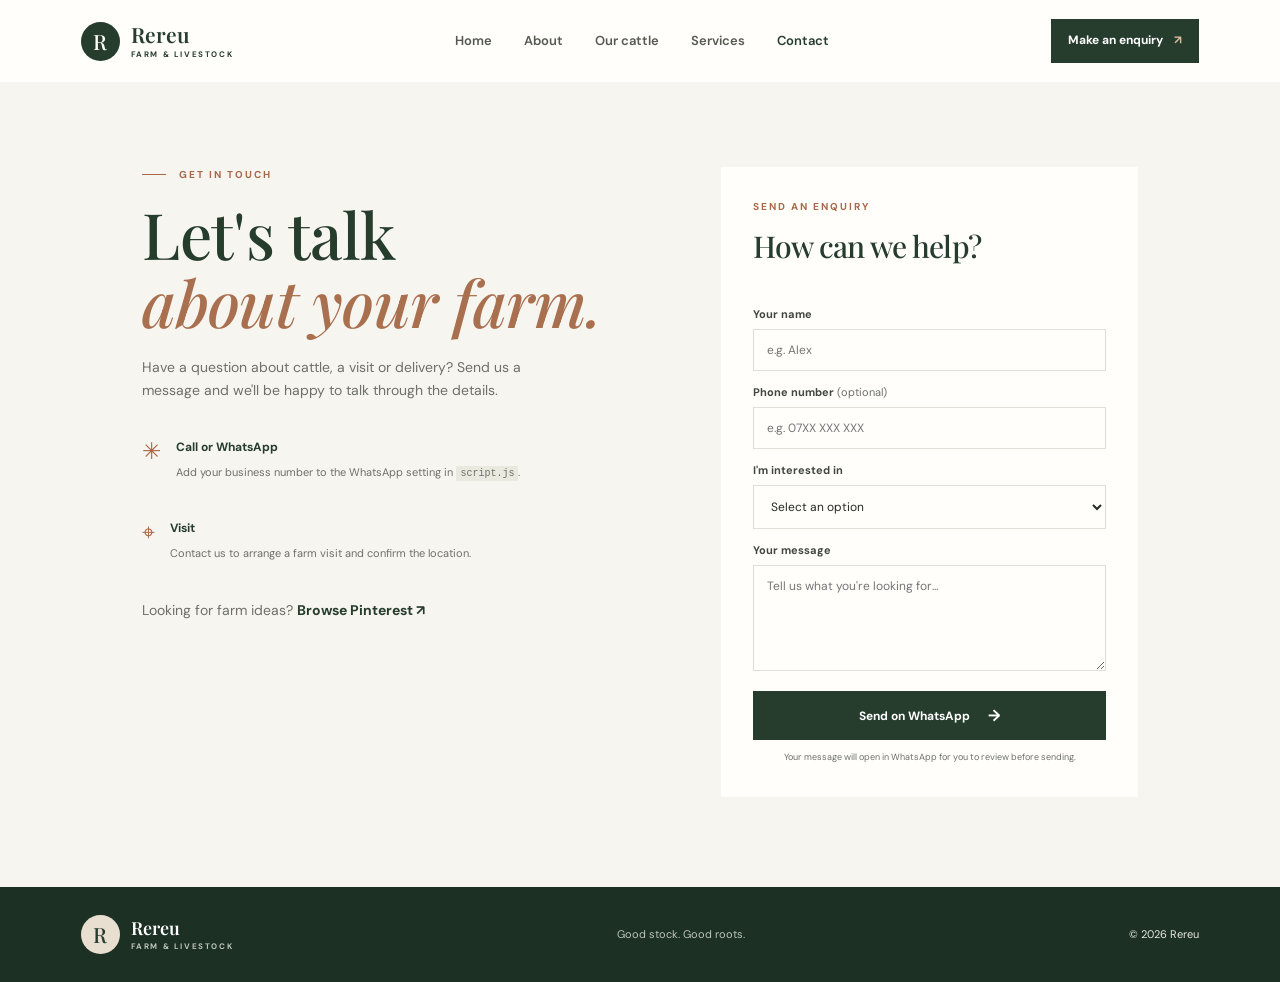
<file: contact.html>
<!DOCTYPE html>
<html lang="en">
<head>
  <meta charset="UTF-8">
  <meta name="viewport" content="width=device-width, initial-scale=1.0">
  <meta name="description" content="Contact Rereu to ask about cattle, arrange a farm visit or discuss delivery.">
  <title>Contact | Rereu Farm & Livestock</title>
  <link rel="stylesheet" href="style.css">
</head>
<body>
  <header class="site-header">
    <a class="brand" href="index.html" aria-label="Rereu home"><span class="brand-mark">R</span><span>Rereu<small>FARM & LIVESTOCK</small></span></a>
    <nav class="main-nav" aria-label="Main navigation"><a href="index.html">Home</a><a href="about.html">About</a><a href="cattle.html">Our cattle</a><a href="services.html">Services</a><a class="active" href="contact.html">Contact</a></nav>
    <a class="header-cta" href="#enquiry">Make an enquiry <span aria-hidden="true">↗</span></a>
  </header>
  <main>
    <section class="contact-layout">
      <div class="contact-copy"><p class="eyebrow"><span class="eyebrow-line"></span> GET IN TOUCH</p><h1>Let's talk<br><em>about your farm.</em></h1><p>Have a question about cattle, a visit or delivery? Send us a message and we'll be happy to talk through the details.</p><div class="contact-detail"><span class="detail-symbol">✳</span><div><strong>Call or WhatsApp</strong><p>Add your business number to the WhatsApp setting in <code>script.js</code>.</p></div></div><div class="contact-detail"><span class="detail-symbol">⌖</span><div><strong>Visit</strong><p>Contact us to arrange a farm visit and confirm the location.</p></div></div><p class="pinterest-small">Looking for farm ideas? <a href="https://www.pinterest.com/search/pins/?q=cattle%20farm" target="_blank" rel="noopener noreferrer">Browse Pinterest ↗</a></p></div>
      <form class="enquiry-form" id="enquiry">
        <p class="eyebrow">SEND AN ENQUIRY</p><h2>How can we help?</h2>
        <label for="name">Your name</label><input id="name" name="name" type="text" placeholder="e.g. Alex" autocomplete="name" required>
        <label for="phone">Phone number <span>(optional)</span></label><input id="phone" name="phone" type="tel" placeholder="e.g. 07XX XXX XXX" autocomplete="tel">
        <label for="interest">I'm interested in</label><select id="interest" name="interest"><option value="">Select an option</option><option>Dairy cattle</option><option>Beef cattle</option><option>Heifers and calves</option><option>Farm visit</option><option>Delivery</option><option>Something else</option></select>
        <label for="message">Your message</label><textarea id="message" name="message" rows="5" placeholder="Tell us what you're looking for..." required></textarea>
        <button class="button button-dark form-submit" type="submit">Send on WhatsApp <span aria-hidden="true">→</span></button><p class="form-note">Your message will open in WhatsApp for you to review before sending.</p>
      </form>
    </section>
  </main>
  <footer class="site-footer"><a class="brand footer-brand" href="index.html"><span class="brand-mark">R</span><span>Rereu<small>FARM & LIVESTOCK</small></span></a><p>Good stock. Good roots.</p><span>© <span data-year></span> Rereu</span></footer>
  <script src="script.js"></script>
</body>
</html>
</file>
<file: style.css>
@import url('https://fonts.googleapis.com/css2?family=DM+Sans:wght@400;500;600;700&family=Playfair+Display:ital,wght@0,500;0,600;0,700;1,500;1,600&display=swap');

:root {
  --forest: #263d2e;
  --forest-deep: #1d3024;
  --sage: #dce5d8;
  --cream: #f7f5ef;
  --paper: #fffefa;
  --rust: #aa6748;
  --ink: #252923;
  --muted: #6d7169;
  --line: #dedfd7;
  --serif: 'Playfair Display', Georgia, serif;
  --sans: 'DM Sans', Arial, sans-serif;
}

* { box-sizing: border-box; }
html { scroll-behavior: smooth; }
body { margin: 0; color: var(--ink); background: var(--cream); font: 16px/1.65 var(--sans); }
a { color: inherit; }
img { display: block; max-width: 100%; }
.site-header { min-height: 82px; padding: 14px 6.3%; display: flex; align-items: center; justify-content: space-between; gap: 28px; background: var(--paper); }
.brand { display: inline-flex; align-items: center; gap: 11px; color: var(--forest); text-decoration: none; font: 600 21px/1 var(--serif); }
.brand-mark { width: 39px; height: 39px; display: grid; place-items: center; color: var(--paper); background: var(--forest); border-radius: 50%; font: 500 21px var(--serif); }
.brand small { display: block; margin-top: 5px; font: 700 8px/1 var(--sans); letter-spacing: 1.6px; }
.main-nav { display: flex; align-items: center; gap: clamp(14px, 2.5vw, 35px); }
.main-nav a { position: relative; color: #555950; text-decoration: none; font-size: 13px; font-weight: 600; }
.main-nav a:hover, .main-nav a.active { color: var(--forest); }
.main-nav a.active::after { position: absolute; right: 0; bottom: -8px; left: 0; height: 2px; background: var(--rust); content: ''; }
.header-cta { padding: 12px 17px; color: white; background: var(--forest); text-decoration: none; font-size: 12px; font-weight: 700; white-space: nowrap; }
.header-cta span { padding-left: 8px; color: #d7ba9c; }
.hero { display: grid; grid-template-columns: .87fr 1.13fr; min-height: 590px; background: var(--forest); color: white; }
.hero-copy { position: relative; align-self: center; padding: 68px 8% 82px 15%; }
.eyebrow { margin: 0 0 18px; color: var(--rust); font-size: 10px; font-weight: 700; letter-spacing: 2px; line-height: 1.5; }
.hero .eyebrow, .page-hero .eyebrow, .image-quote .eyebrow, .service-photo .eyebrow { color: #dcb28e; }
.eyebrow-line { display: inline-block; width: 24px; height: 1px; margin: 0 9px 3px 0; background: currentColor; }
h1, h2, h3, p { margin-top: 0; }
h1, h2 { font-family: var(--serif); font-weight: 500; letter-spacing: -.7px; }
h1 { margin-bottom: 20px; font-size: clamp(48px, 6vw, 78px); line-height: 1.06; }
h1 em, h2 em { color: #bd8c68; font-weight: 500; }
.hero-intro { max-width: 370px; color: #d1d7cf; font-size: 15px; }
.hero-actions { display: flex; align-items: center; gap: 26px; flex-wrap: wrap; margin-top: 31px; }
.button { display: inline-flex; min-height: 49px; align-items: center; justify-content: center; gap: 18px; padding: 0 21px; border: 0; font: 700 12px var(--sans); text-decoration: none; cursor: pointer; transition: transform .2s, background .2s; }
.button:hover { transform: translateY(-2px); }
.button-light { color: var(--forest); background: var(--paper); }
.button-dark { color: white; background: var(--forest); }
.button span { font-size: 16px; }
.text-link { display: inline-block; color: var(--forest); text-decoration: none; font-size: 12px; font-weight: 700; }
.text-link:hover { color: var(--rust); }
.text-link span { margin-left: 7px; }
.light-link { color: #f7f5ef; }
.hero-note { position: absolute; bottom: 20px; left: 15%; display: flex; align-items: center; gap: 12px; color: #d3d8d1; font-size: 10px; line-height: 1.4; }
.note-icon { color: #d7a17c; font-size: 25px; }
.hero-visual { position: relative; min-height: 590px; overflow: hidden; }
.hero-visual::after { position: absolute; inset: 0; background: linear-gradient(90deg, rgba(29,48,36,.12), transparent 35%), linear-gradient(0deg, rgba(20,33,24,.24), transparent 36%); content: ''; }
.hero-visual > img { width: 100%; height: 100%; position: absolute; object-fit: cover; }
.image-caption { position: absolute; z-index: 1; bottom: 38px; left: 38px; color: white; font-size: 11px; letter-spacing: .3px; }
.caption-dot { display: inline-block; width: 7px; height: 7px; margin-right: 8px; border-radius: 50%; background: #e6b38d; }
.pin-link { position: absolute; z-index: 2; right: 25px; bottom: 20px; color: white; text-decoration: none; font-size: 10px; }
.intro-band { padding: 90px 20px 83px; text-align: center; }
.intro-band h2, .section-heading h2, .home-cta h2, .story-copy h2, .values-section h2, .availability-banner h2, .process-heading h2 { margin: 0 0 18px; font-size: clamp(34px, 4vw, 48px); line-height: 1.18; }
.intro-band h2 em, .section-heading h2 em, .home-cta h2 em, .story-copy h2 em, .values-section h2 em, .availability-banner h2 em, .process-heading h2 em { color: #a97050; }
.intro-band .text-link { margin-top: 8px; }
.section { max-width: 1360px; margin: 0 auto; padding: 30px 6.3% 95px; }
.section-heading { display: flex; align-items: end; justify-content: space-between; margin-bottom: 27px; }
.section-heading .eyebrow { margin-bottom: 10px; }
.section-heading h2 { margin-bottom: 0; }
.section-heading > .text-link { padding-bottom: 8px; }
.card-grid { display: grid; grid-template-columns: repeat(3, 1fr); gap: 19px; }
.animal-card { position: relative; height: 305px; overflow: hidden; background: #d6dacd; text-decoration: none; }
.animal-card::after { position: absolute; inset: 40% 0 0; background: linear-gradient(transparent, rgba(15,27,19,.7)); content: ''; }
.animal-card img { width: 100%; height: 100%; object-fit: cover; transition: transform .4s; }
.animal-card:hover img { transform: scale(1.04); }
.card-label { position: absolute; z-index: 1; right: 20px; bottom: 19px; left: 20px; display: flex; justify-content: space-between; color: white; font: 500 21px var(--serif); }
.image-note { margin: 17px 0 0; color: var(--muted); font-size: 10px; }
.image-note a { margin-left: 7px; color: var(--forest); font-weight: 700; text-decoration: none; }
.home-cta, .availability-banner { display: flex; align-items: center; justify-content: space-between; gap: 28px; padding: 67px 10%; background: var(--sage); }
.home-cta .eyebrow, .availability-banner .eyebrow { margin-bottom: 12px; }
.home-cta h2, .availability-banner h2 { margin-bottom: 0; }
.site-footer { display: flex; min-height: 95px; align-items: center; justify-content: space-between; gap: 20px; padding: 20px 6.3%; background: var(--forest-deep); color: #e7e8e2; font-size: 11px; }
.site-footer p { margin: 0; color: #bdc5bb; }
.footer-brand { color: white; font-size: 18px; }
.footer-brand .brand-mark { color: var(--forest); background: #e8dfd0; }
.footer-brand small { color: #bdc5bb; }
.page-hero { position: relative; overflow: hidden; padding: 95px 11% 70px; color: white; background: var(--forest); }
.page-hero h1 { position: relative; z-index: 1; max-width: 720px; margin-bottom: 18px; font-size: clamp(48px, 6vw, 72px); }
.page-hero > p:not(.eyebrow) { position: relative; z-index: 1; max-width: 490px; color: #d5dad3; font-size: 14px; }
.about-hero { min-height: 600px; padding-top: 100px; }
.about-hero > img { position: absolute; top: 0; right: 0; width: 54%; height: 100%; object-fit: cover; opacity: .43; mask-image: linear-gradient(90deg, transparent, black 42%); }
.about-hero h1, .about-hero > p { max-width: 540px; }
.story-section { display: grid; grid-template-columns: .75fr 1.25fr; gap: 8%; max-width: 1050px; margin: auto; padding: 105px 7%; }
.story-aside { padding-top: 9px; }
.story-star { color: #bb8c65; font-size: 52px; }
.story-copy h2 { margin-bottom: 24px; font-size: 44px; }
.story-copy p { max-width: 650px; color: var(--muted); font-size: 14px; }
.story-copy .text-link { margin-top: 10px; }
.values-section { padding: 75px 10% 100px; background: var(--paper); }
.values-section > .eyebrow, .values-section > h2 { text-align: center; }
.values-section > h2 { margin-bottom: 47px; font-size: 42px; }
.value-grid { display: grid; grid-template-columns: repeat(3, 1fr); gap: 36px; max-width: 1050px; margin: auto; }
.value-grid article { padding-top: 18px; border-top: 1px solid var(--line); }
.value-grid article > span, .process-steps article > span { color: var(--rust); font-size: 10px; font-weight: 700; letter-spacing: 1.5px; }
.value-grid h3, .process-steps h3 { margin: 18px 0 9px; color: var(--forest); font: 500 22px var(--serif); }
.value-grid p, .process-steps p { color: var(--muted); font-size: 12px; }
.image-quote, .service-photo { position: relative; min-height: 440px; display: flex; align-items: center; overflow: hidden; color: white; background: var(--forest); }
.image-quote > img, .service-photo > img { position: absolute; inset: 0; width: 100%; height: 100%; object-fit: cover; opacity: .55; }
.image-quote::after, .service-photo::after { position: absolute; inset: 0; background: linear-gradient(90deg, rgba(25,42,30,.8), rgba(25,42,30,.1)); content: ''; }
.image-quote > div, .service-photo > div { position: relative; z-index: 1; margin-left: 13%; }
.image-quote h2, .service-photo h2 { margin-bottom: 20px; font-size: 47px; line-height: 1.15; }
.compact-hero { padding-top: 78px; padding-bottom: 78px; }
.compact-hero h1 { font-size: clamp(48px, 5vw, 65px); }
.livestock-list { max-width: 1250px; margin: auto; padding: 75px 7% 85px; }
.livestock-row { display: grid; grid-template-columns: 1fr 1fr; min-height: 325px; align-items: center; gap: 8%; margin-bottom: 58px; }
.livestock-row:last-child { margin-bottom: 0; }
.livestock-row > img { width: 100%; height: 325px; object-fit: cover; }
.livestock-row.reverse > img { order: 2; }
.livestock-info { max-width: 450px; }
.livestock-info .eyebrow { margin-bottom: 11px; }
.livestock-info h2 { margin-bottom: 12px; color: var(--forest); font-size: 39px; }
.livestock-info p:not(.eyebrow) { color: var(--muted); font-size: 13px; }
.livestock-info .text-link { margin-top: 9px; }
.availability-banner { padding-top: 57px; padding-bottom: 57px; }
.availability-banner h2 { font-size: 38px; }
.pinterest-note { display: flex; align-items: flex-start; gap: 21px; max-width: 840px; margin: 0 auto; padding: 75px 7%; }
.pinterest-icon { display: grid; width: 43px; height: 43px; flex: 0 0 43px; place-items: center; border-radius: 50%; color: white; background: #bd2532; font: 700 25px Georgia, serif; }
.pinterest-note h2 { margin-bottom: 7px; color: var(--forest); font-size: 25px; }
.pinterest-note p { max-width: 650px; color: var(--muted); font-size: 12px; }
.service-grid { display: grid; grid-template-columns: repeat(3, 1fr); gap: 18px; max-width: 1200px; margin: auto; padding: 78px 7% 92px; }
.service-card { position: relative; min-height: 305px; padding: 30px 27px; background: var(--paper); }
.service-number { position: absolute; top: 29px; right: 28px; color: #a7aaa0; font-size: 10px; letter-spacing: 1px; }
.service-icon { display: block; margin: 6px 0 23px; color: var(--rust); font-size: 28px; }
.service-card h2 { margin-bottom: 12px; color: var(--forest); font-size: 27px; }
.service-card p { min-height: 80px; color: var(--muted); font-size: 12px; }
.process-section { display: grid; grid-template-columns: .7fr 1.3fr; gap: 7%; padding: 77px 11%; background: var(--sage); }
.process-heading h2 { font-size: 41px; }
.process-steps { display: grid; grid-template-columns: repeat(3, 1fr); gap: 25px; }
.process-steps article { padding-top: 9px; border-top: 1px solid #bbc6b8; }
.process-steps h3 { font-size: 18px; }
.service-photo { min-height: 450px; }
.service-photo h2 { font-size: 46px; }
.service-photo .button { margin-top: 5px; }
.contact-layout { display: grid; grid-template-columns: 1fr .85fr; gap: 9%; max-width: 1200px; min-height: calc(100vh - 177px); margin: auto; padding: 85px 8% 90px; }
.contact-copy h1 { color: var(--forest); font-size: clamp(47px, 5vw, 64px); }
.contact-copy h1 em { color: #a97050; }
.contact-copy > p:not(.eyebrow) { max-width: 410px; color: var(--muted); font-size: 14px; }
.contact-detail { display: flex; gap: 15px; margin-top: 31px; }
.detail-symbol { color: var(--rust); font-size: 23px; }
.contact-detail strong { color: var(--forest); font-size: 12px; }
.contact-detail p { margin: 4px 0 0; color: var(--muted); font-size: 11px; }
.contact-detail code { padding: 2px 4px; background: #e9e9df; font-size: 10px; }
.pinterest-small { margin-top: 37px; color: var(--muted); font-size: 11px; }
.pinterest-small a { color: var(--forest); font-weight: 700; text-decoration: none; }
.enquiry-form { display: flex; flex-direction: column; padding: 32px; background: var(--paper); }
.enquiry-form .eyebrow { margin-bottom: 8px; }
.enquiry-form h2 { margin-bottom: 21px; color: var(--forest); font-size: 30px; }
.enquiry-form label { margin: 12px 0 6px; color: #41463f; font-size: 11px; font-weight: 700; }
.enquiry-form label span { color: var(--muted); font-weight: 400; }
.enquiry-form input, .enquiry-form textarea, .enquiry-form select { width: 100%; padding: 12px 13px; border: 1px solid var(--line); border-radius: 0; color: var(--ink); background: var(--paper); font: 12px var(--sans); }
.enquiry-form textarea { resize: vertical; }
.enquiry-form input:focus, .enquiry-form textarea:focus, .enquiry-form select:focus { outline: 2px solid #879a83; outline-offset: 1px; }
.form-submit { width: 100%; margin-top: 20px; }
.form-note { margin: 10px 0 0; color: var(--muted); text-align: center; font-size: 9px; }

.hero-copy > .eyebrow { animation: rise-in .7s both; }
.hero-copy > h1 { animation: rise-in .75s .1s both; }
.hero-copy > .hero-intro { animation: rise-in .75s .2s both; }
.hero-actions { animation: rise-in .75s .3s both; }
.hero-visual > img { animation: image-settle 1.2s ease-out both; }
.brand-mark { transition: transform .35s ease, background .25s ease; }
.brand:hover .brand-mark { transform: rotate(-12deg) scale(1.08); }
.main-nav a::after { transform: scaleX(0); transform-origin: left; transition: transform .25s ease; }
.main-nav a:hover::after { position: absolute; right: 0; bottom: -8px; left: 0; height: 2px; background: var(--rust); content: ''; transform: scaleX(1); }
.animal-card { transition: box-shadow .3s ease, transform .3s ease; }
.animal-card:hover { box-shadow: 0 15px 32px rgba(29, 48, 36, .16); transform: translateY(-5px); }
.button, .header-cta { transition: transform .2s ease, background-color .2s ease, box-shadow .2s ease; }
.button:hover, .header-cta:hover { box-shadow: 0 8px 18px rgba(29, 48, 36, .16); transform: translateY(-2px); }
.note-icon, .story-star { animation: slow-turn 12s linear infinite; }
.farm-film { display: grid; grid-template-columns: .8fr 1.2fr; align-items: center; gap: 7%; padding: 85px 10%; background: var(--paper); }
.film-copy h2 { margin-bottom: 16px; color: var(--forest); font-size: clamp(36px, 4vw, 48px); line-height: 1.16; }
.film-copy > p:not(.eyebrow) { max-width: 350px; color: var(--muted); font-size: 13px; }
.film-frame { position: relative; overflow: hidden; background: #17251b; box-shadow: 0 18px 45px rgba(29, 48, 36, .14); }
.film-frame video { display: block; width: 100%; max-height: 450px; aspect-ratio: 16 / 9; background: #17251b; object-fit: cover; }
.video-credit { position: absolute; right: 12px; bottom: 8px; margin: 0; padding: 4px 8px; color: white; background: rgba(15, 27, 19, .68); font-size: 9px; pointer-events: none; }
.video-credit a { color: white; pointer-events: auto; }
.motion-ready .reveal { opacity: 0; transform: translateY(24px); transition: opacity .65s ease, transform .65s cubic-bezier(.2,.7,.25,1); }
.motion-ready .reveal.is-visible { opacity: 1; transform: translateY(0); }
.animal-card.reveal:nth-child(2) { transition-delay: .1s; }
.animal-card.reveal:nth-child(3) { transition-delay: .2s; }
@keyframes rise-in { from { opacity: 0; transform: translateY(18px); } to { opacity: 1; transform: translateY(0); } }
@keyframes image-settle { from { opacity: .7; transform: scale(1.035); } to { opacity: 1; transform: scale(1); } }
@keyframes slow-turn { to { transform: rotate(360deg); } }

@media (max-width: 900px) {
  .site-header { flex-wrap: wrap; gap: 16px; padding: 14px 5%; }
  .main-nav { order: 3; width: 100%; justify-content: space-between; gap: 10px; }
  .main-nav a { font-size: 12px; }
  .hero { grid-template-columns: 1fr 1fr; min-height: 530px; }
  .hero-copy { padding-left: 10%; }
  .hero-note { left: 10%; }
  .hero-visual { min-height: 530px; }
  .card-grid { gap: 12px; }
  .animal-card { height: 240px; }
  .process-section { grid-template-columns: 1fr; gap: 34px; }
  .contact-layout { gap: 5%; padding-right: 5%; padding-left: 5%; }
  .farm-film { gap: 5%; padding-right: 7%; padding-left: 7%; }
}
@media (max-width: 620px) {
  .site-header { min-height: 75px; padding: 13px 5%; }
  .brand { font-size: 19px; }
  .brand-mark { width: 35px; height: 35px; }
  .header-cta { padding: 10px 11px; font-size: 10px; }
  .main-nav { overflow-x: auto; padding: 4px 0 6px; }
  .main-nav a { flex: 0 0 auto; font-size: 11px; }
  .hero { grid-template-columns: 1fr; }
  .hero-copy { min-height: 420px; padding: 66px 8% 92px; }
  .hero h1 { font-size: 58px; }
  .hero-note { bottom: 22px; left: 8%; }
  .hero-visual { min-height: 310px; }
  .farm-film { grid-template-columns: 1fr; gap: 25px; padding: 58px 7%; }
  .film-frame video { aspect-ratio: 4 / 3; }
  .intro-band { padding: 70px 7% 64px; }
  .intro-band h2, .section-heading h2, .home-cta h2 { font-size: 34px; }
  .section { padding: 20px 6% 65px; }
  .section-heading { align-items: start; gap: 10px; flex-direction: column; }
  .card-grid { grid-template-columns: 1fr; }
  .animal-card { height: 260px; }
  .home-cta, .availability-banner { align-items: flex-start; flex-direction: column; padding: 48px 7%; }
  .site-footer { align-items: flex-start; flex-direction: column; gap: 13px; padding: 25px 7%; }
  .page-hero { padding: 70px 8% 58px; }
  .about-hero { min-height: 550px; }
  .about-hero > img { width: 100%; opacity: .3; mask-image: linear-gradient(90deg, transparent, black 5%); }
  .story-section { grid-template-columns: 1fr; gap: 10px; padding: 70px 8%; }
  .story-aside .eyebrow { margin-bottom: 0; }
  .story-star { display: none; }
  .story-copy h2, .values-section > h2 { font-size: 36px; }
  .values-section { padding: 60px 8%; }
  .value-grid { grid-template-columns: 1fr; gap: 22px; }
  .image-quote, .service-photo { min-height: 380px; }
  .image-quote > div, .service-photo > div { margin-left: 8%; }
  .livestock-list { padding: 55px 7%; }
  .livestock-row { grid-template-columns: 1fr; gap: 20px; margin-bottom: 47px; }
  .livestock-row > img { height: 245px; }
  .livestock-row.reverse > img { order: 0; }
  .livestock-info h2 { font-size: 33px; }
  .availability-banner h2 { font-size: 32px; }
  .pinterest-note { padding: 52px 7%; }
  .service-grid { grid-template-columns: 1fr; padding: 55px 7%; }
  .service-card { min-height: 260px; }
  .service-card p { min-height: auto; }
  .process-section { padding: 58px 8%; }
  .process-steps { grid-template-columns: 1fr; gap: 19px; }
  .contact-layout { grid-template-columns: 1fr; gap: 38px; padding: 60px 7%; }
  .enquiry-form { padding: 25px 20px; }
}
@media (prefers-reduced-motion: reduce) {
  *, *::before, *::after { scroll-behavior: auto !important; animation-duration: .01ms !important; animation-iteration-count: 1 !important; transition-duration: .01ms !important; }
  .motion-ready .reveal { opacity: 1; transform: none; }
}
</file>
